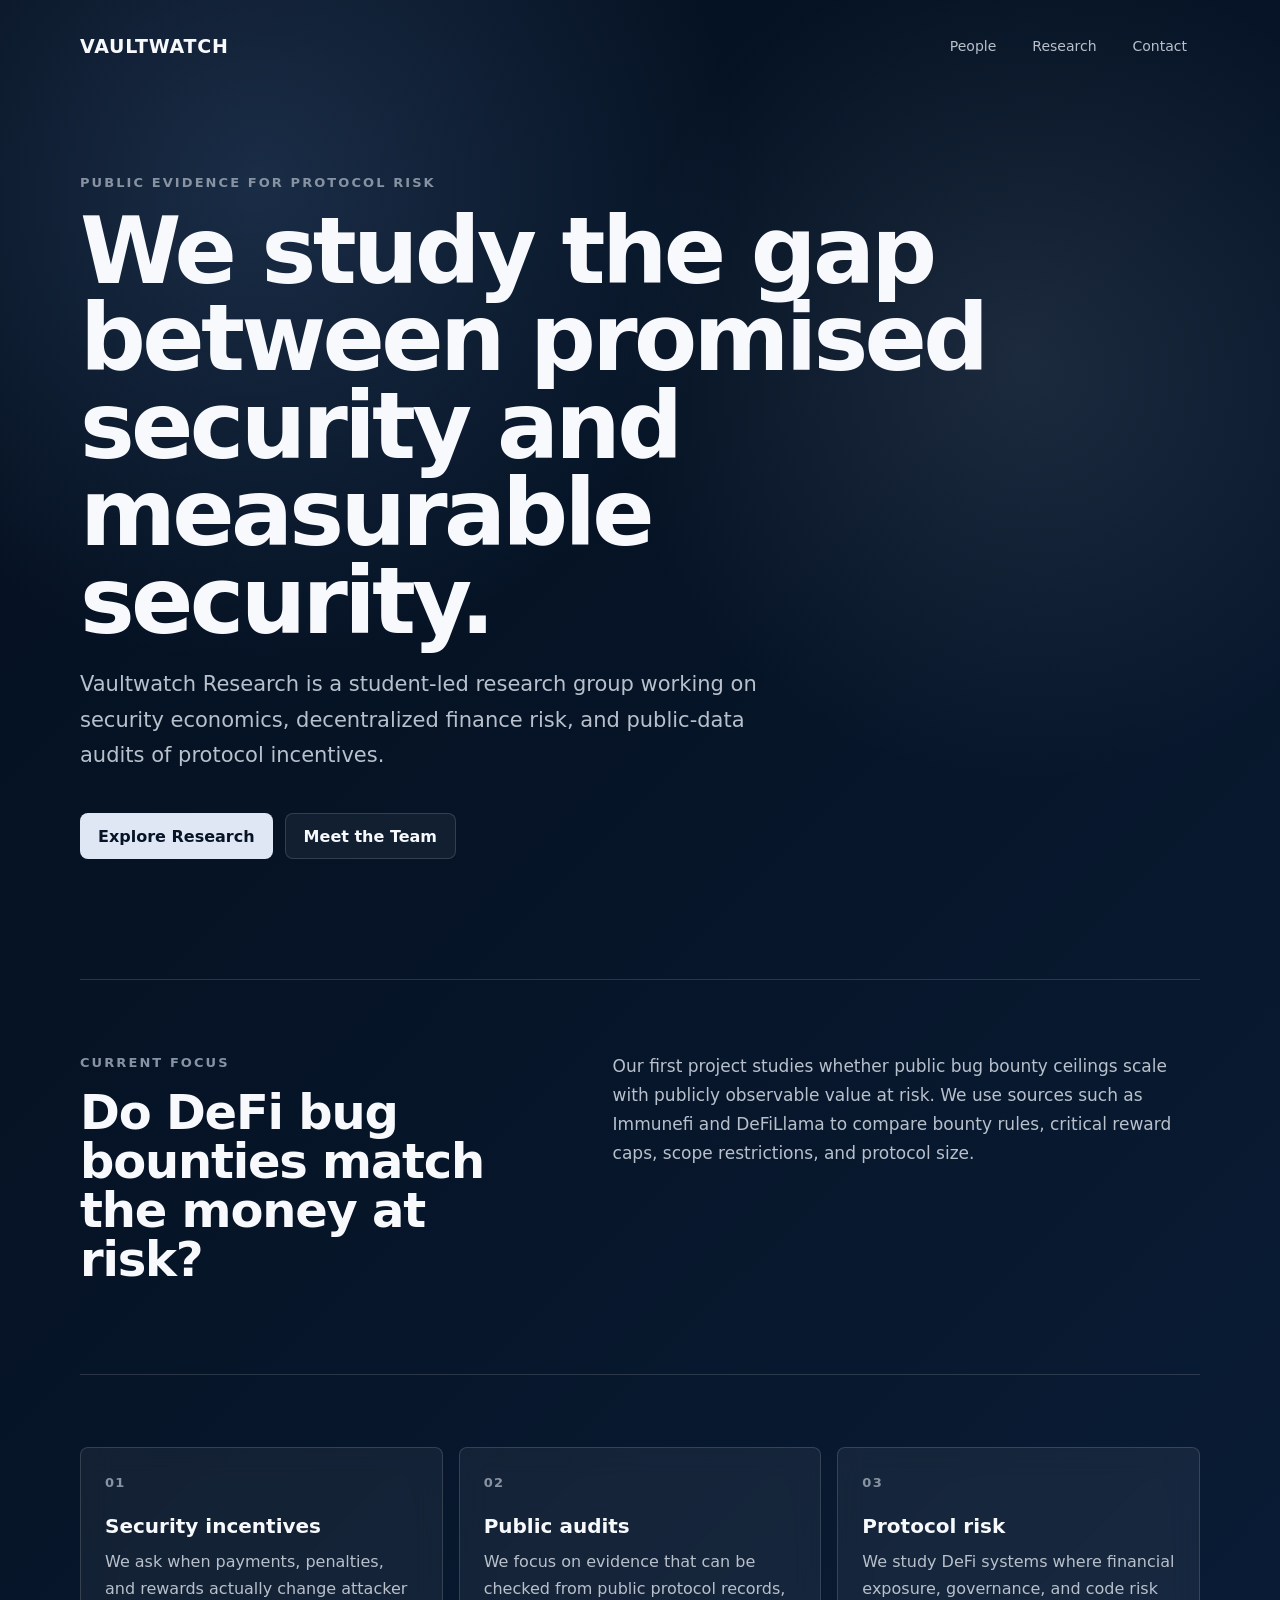
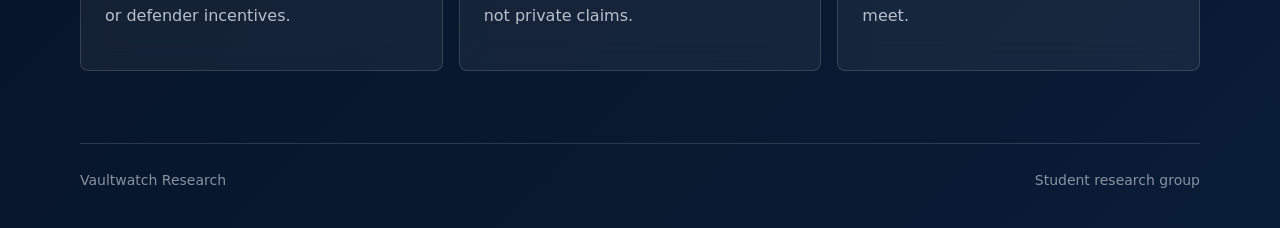
<file: index.html>
<!doctype html>
<html lang="en">
  <head>
    <meta charset="utf-8">
    <meta name="viewport" content="width=device-width, initial-scale=1">
    <title>Vaultwatch Research</title>
    <meta name="description" content="Vaultwatch Research is a student research group studying protocol risk, security incentives, and public evidence in decentralized finance.">
    <link rel="stylesheet" href="assets/css/style.css">
  </head>
  <body>
    <canvas id="starfield" aria-hidden="true"></canvas>
    <header class="site-header">
      <a class="brand" href="index.html">Vaultwatch</a>
      <nav class="nav" aria-label="Main navigation">
        <a href="people.html">People</a>
        <a href="research.html">Research</a>
        <a href="contact.html">Contact</a>
      </nav>
    </header>

    <main>
      <section class="hero">
        <p class="eyebrow">Public evidence for protocol risk</p>
        <h1>We study the gap between promised security and measurable security.</h1>
        <p class="hero-copy">
          Vaultwatch Research is a student-led research group working on security
          economics, decentralized finance risk, and public-data audits of
          protocol incentives.
        </p>
        <div class="hero-actions">
          <a class="button primary" href="research.html">Explore Research</a>
          <a class="button secondary" href="people.html">Meet the Team</a>
        </div>
      </section>

      <section class="section grid-two">
        <div>
          <p class="eyebrow">Current focus</p>
          <h2>Do DeFi bug bounties match the money at risk?</h2>
        </div>
        <p>
          Our first project studies whether public bug bounty ceilings scale
          with publicly observable value at risk. We use sources such as
          Immunefi and DeFiLlama to compare bounty rules, critical reward caps,
          scope restrictions, and protocol size.
        </p>
      </section>

      <section class="section cards">
        <article class="card">
          <span>01</span>
          <h3>Security incentives</h3>
          <p>We ask when payments, penalties, and rewards actually change attacker or defender incentives.</p>
        </article>
        <article class="card">
          <span>02</span>
          <h3>Public audits</h3>
          <p>We focus on evidence that can be checked from public protocol records, not private claims.</p>
        </article>
        <article class="card">
          <span>03</span>
          <h3>Protocol risk</h3>
          <p>We study DeFi systems where financial exposure, governance, and code risk meet.</p>
        </article>
      </section>
    </main>

    <footer class="footer">
      <span>Vaultwatch Research</span>
      <span>Student research group</span>
    </footer>

    <script src="assets/js/starfield.js"></script>
  </body>
</html>
</file>
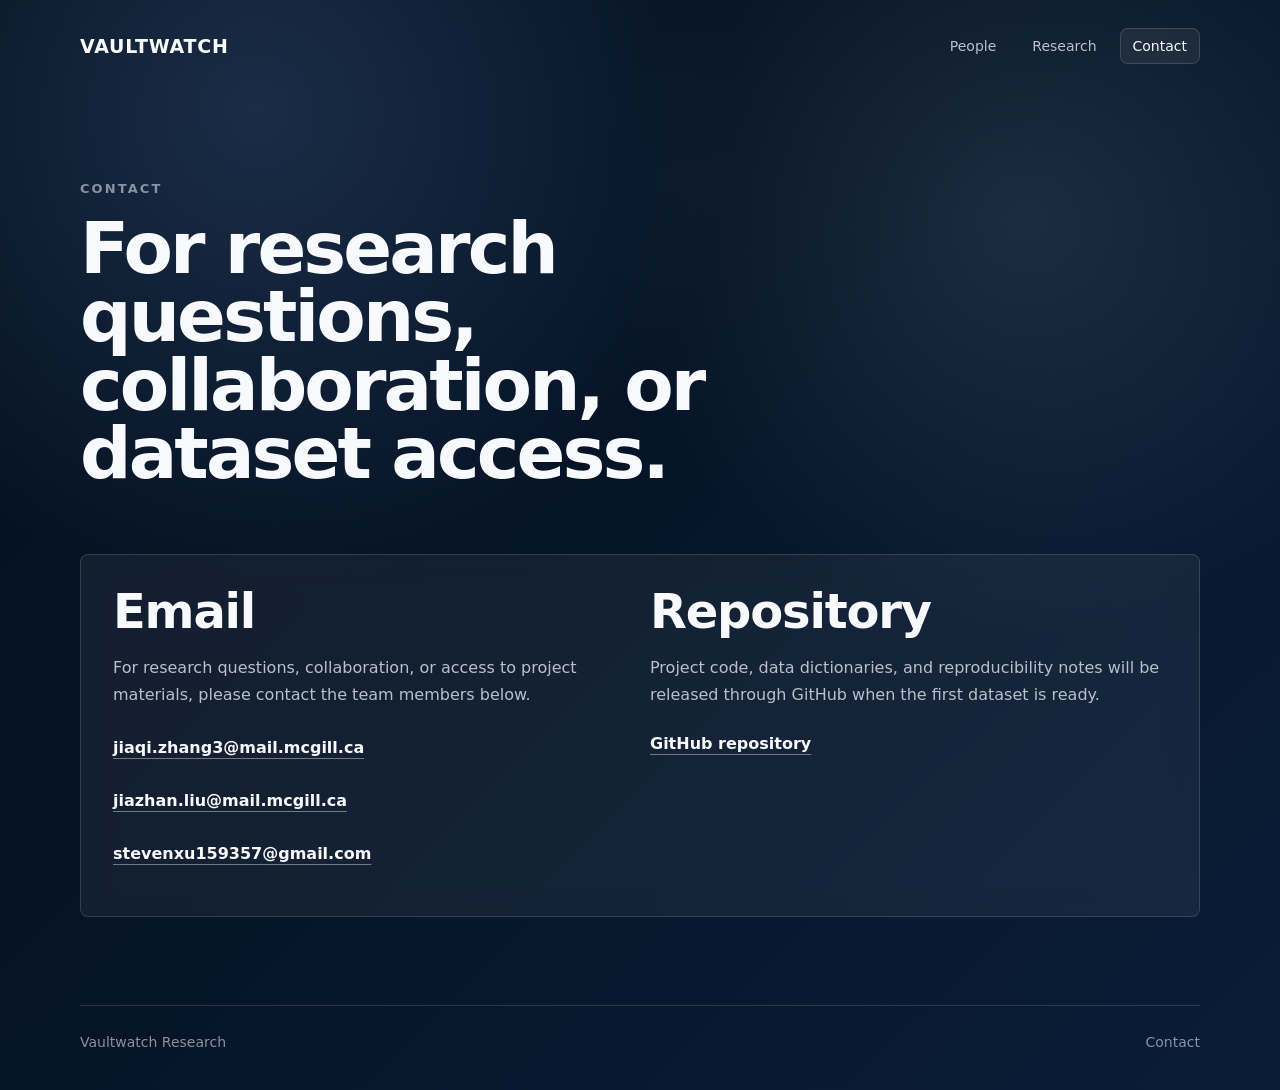
<file: contact.html>
<!doctype html>
<html lang="en">
  <head>
    <meta charset="utf-8">
    <meta name="viewport" content="width=device-width, initial-scale=1">
    <title>Contact | Vaultwatch Research</title>
    <meta name="description" content="Contact Vaultwatch Research.">
    <link rel="stylesheet" href="assets/css/style.css">
  </head>

  <body>
    <canvas id="starfield" aria-hidden="true"></canvas>

    <header class="site-header">
      <a class="brand" href="index.html">Vaultwatch</a>

      <nav class="nav" aria-label="Main navigation">
        <a href="people.html">People</a>
        <a href="research.html">Research</a>
        <a class="active" href="contact.html">Contact</a>
      </nav>
    </header>

    <main>
      <section class="page-title">
        <p class="eyebrow">Contact</p>
        <h1>For research questions, collaboration, or dataset access.</h1>
      </section>

      <section class="contact-panel">
        <div>
          <h2>Email</h2>

          <p>
            For research questions, collaboration, or access to project
            materials, please contact the team members below.
          </p>

          <p>
            <a class="contact-link" href="mailto:jiaqi.zhang3@mail.mcgill.ca">
              jiaqi.zhang3@mail.mcgill.ca
            </a>
          </p>

          <p>
            <a class="contact-link" href="mailto:jiazhan.liu@mail.mcgill.ca">
              jiazhan.liu@mail.mcgill.ca
            </a>
          </p>

          <p>
            <a class="contact-link" href="mailto:stevenxu159357@gmail.com">
              stevenxu159357@gmail.com
            </a>
          </p>
        </div>

        <div>
          <h2>Repository</h2>

          <p>
            Project code, data dictionaries, and reproducibility notes will be
            released through GitHub when the first dataset is ready.
          </p>

          <a class="contact-link" href="https://github.com/Knarf-Z/Vaultwatch-team" target="_blank" rel="noreferrer">
            GitHub repository
          </a>
        </div>
      </section>
    </main>

    <footer class="footer">
      <span>Vaultwatch Research</span>
      <span>Contact</span>
    </footer>

    <script src="assets/js/starfield.js"></script>
  </body>
</html>
</file>
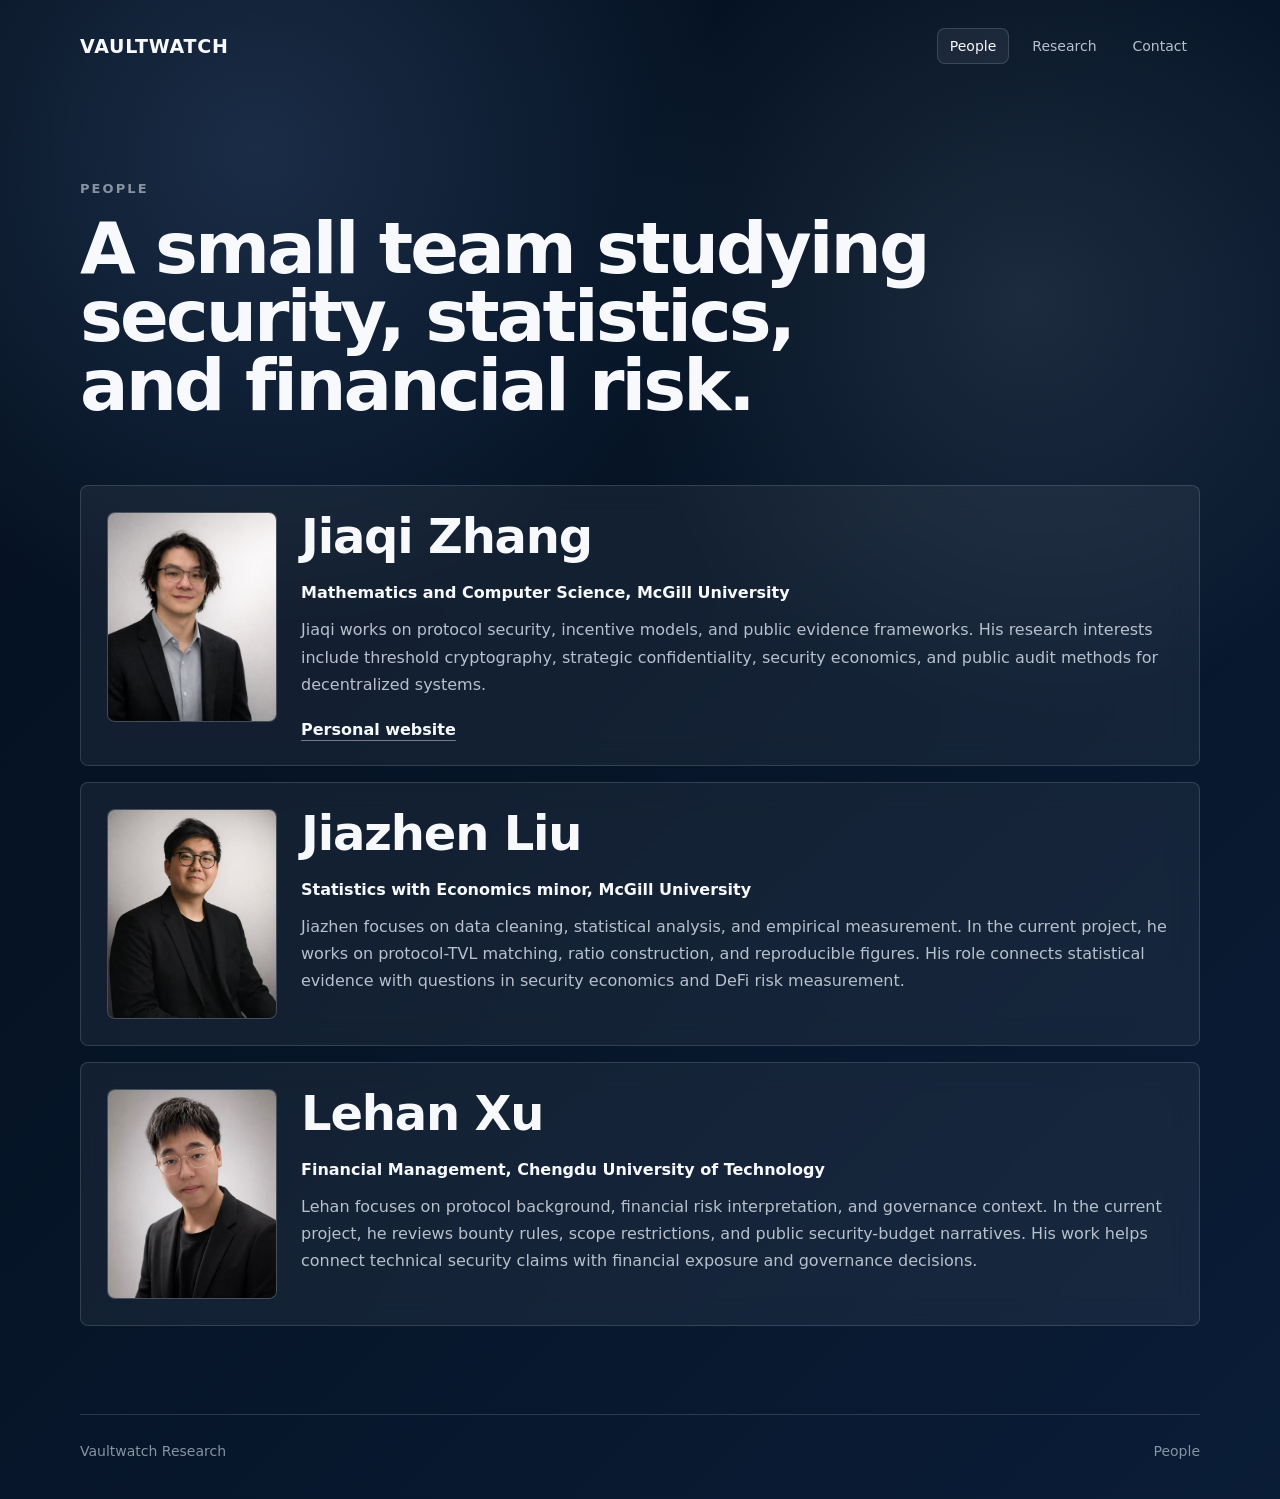
<file: people.html>
<!doctype html>
<html lang="en">
  <head>
    <meta charset="utf-8">
    <meta name="viewport" content="width=device-width, initial-scale=1">
    <title>People | Vaultwatch Research</title>
    <meta name="description" content="People at Vaultwatch Research.">
    <link rel="stylesheet" href="assets/css/style.css">
  </head>

  <body>
    <canvas id="starfield" aria-hidden="true"></canvas>

    <header class="site-header">
      <a class="brand" href="index.html">Vaultwatch</a>

      <nav class="nav" aria-label="Main navigation">
        <a class="active" href="people.html">People</a>
        <a href="research.html">Research</a>
        <a href="contact.html">Contact</a>
      </nav>
    </header>

    <main>
      <section class="page-title">
        <p class="eyebrow">People</p>
        <h1>A small team studying security, statistics, and financial risk.</h1>
      </section>

      <section class="people-list">
        <article class="person">
          <img class="portrait" src="jiaqi-zhang.jpg" alt="Jiaqi Zhang">

          <div>
            <h2>Jiaqi Zhang</h2>
            <p class="role">Mathematics and Computer Science, McGill University</p>

            <p>
              Jiaqi works on protocol security, incentive models, and public
              evidence frameworks. His research interests include threshold
              cryptography, strategic confidentiality, security economics, and
              public audit methods for decentralized systems.
            </p>

            <a class="profile-link" href="https://knarf-z.github.io/jiaqi-zhang.github.io/" target="_blank" rel="noreferrer">
              Personal website
            </a>
          </div>
        </article>

        <article class="person">
          <img class="portrait" src="jiazhen-liu.jpg" alt="Jiazhen Liu">

          <div>
            <h2>Jiazhen Liu</h2>
            <p class="role">Statistics with Economics minor, McGill University</p>

            <p>
              Jiazhen focuses on data cleaning, statistical analysis, and
              empirical measurement. In the current project, he works on
              protocol-TVL matching, ratio construction, and reproducible
              figures. His role connects statistical evidence with questions in
              security economics and DeFi risk measurement.
            </p>
          </div>
        </article>

        <article class="person">
          <img class="portrait" src="Lehan-Xu.jpg" alt="Lehan Xu">

          <div>
            <h2>Lehan Xu</h2>
            <p class="role">Financial Management, Chengdu University of Technology</p>

            <p>
              Lehan focuses on protocol background, financial risk
              interpretation, and governance context. In the current project,
              he reviews bounty rules, scope restrictions, and public
              security-budget narratives. His work helps connect technical
              security claims with financial exposure and governance decisions.
            </p>
          </div>
        </article>
      </section>
    </main>

    
    <footer class="footer">
      <span>Vaultwatch Research</span>
      <span>People</span>
    </footer>

    <script src="assets/js/starfield.js"></script>
  </body>
</html>
</file>
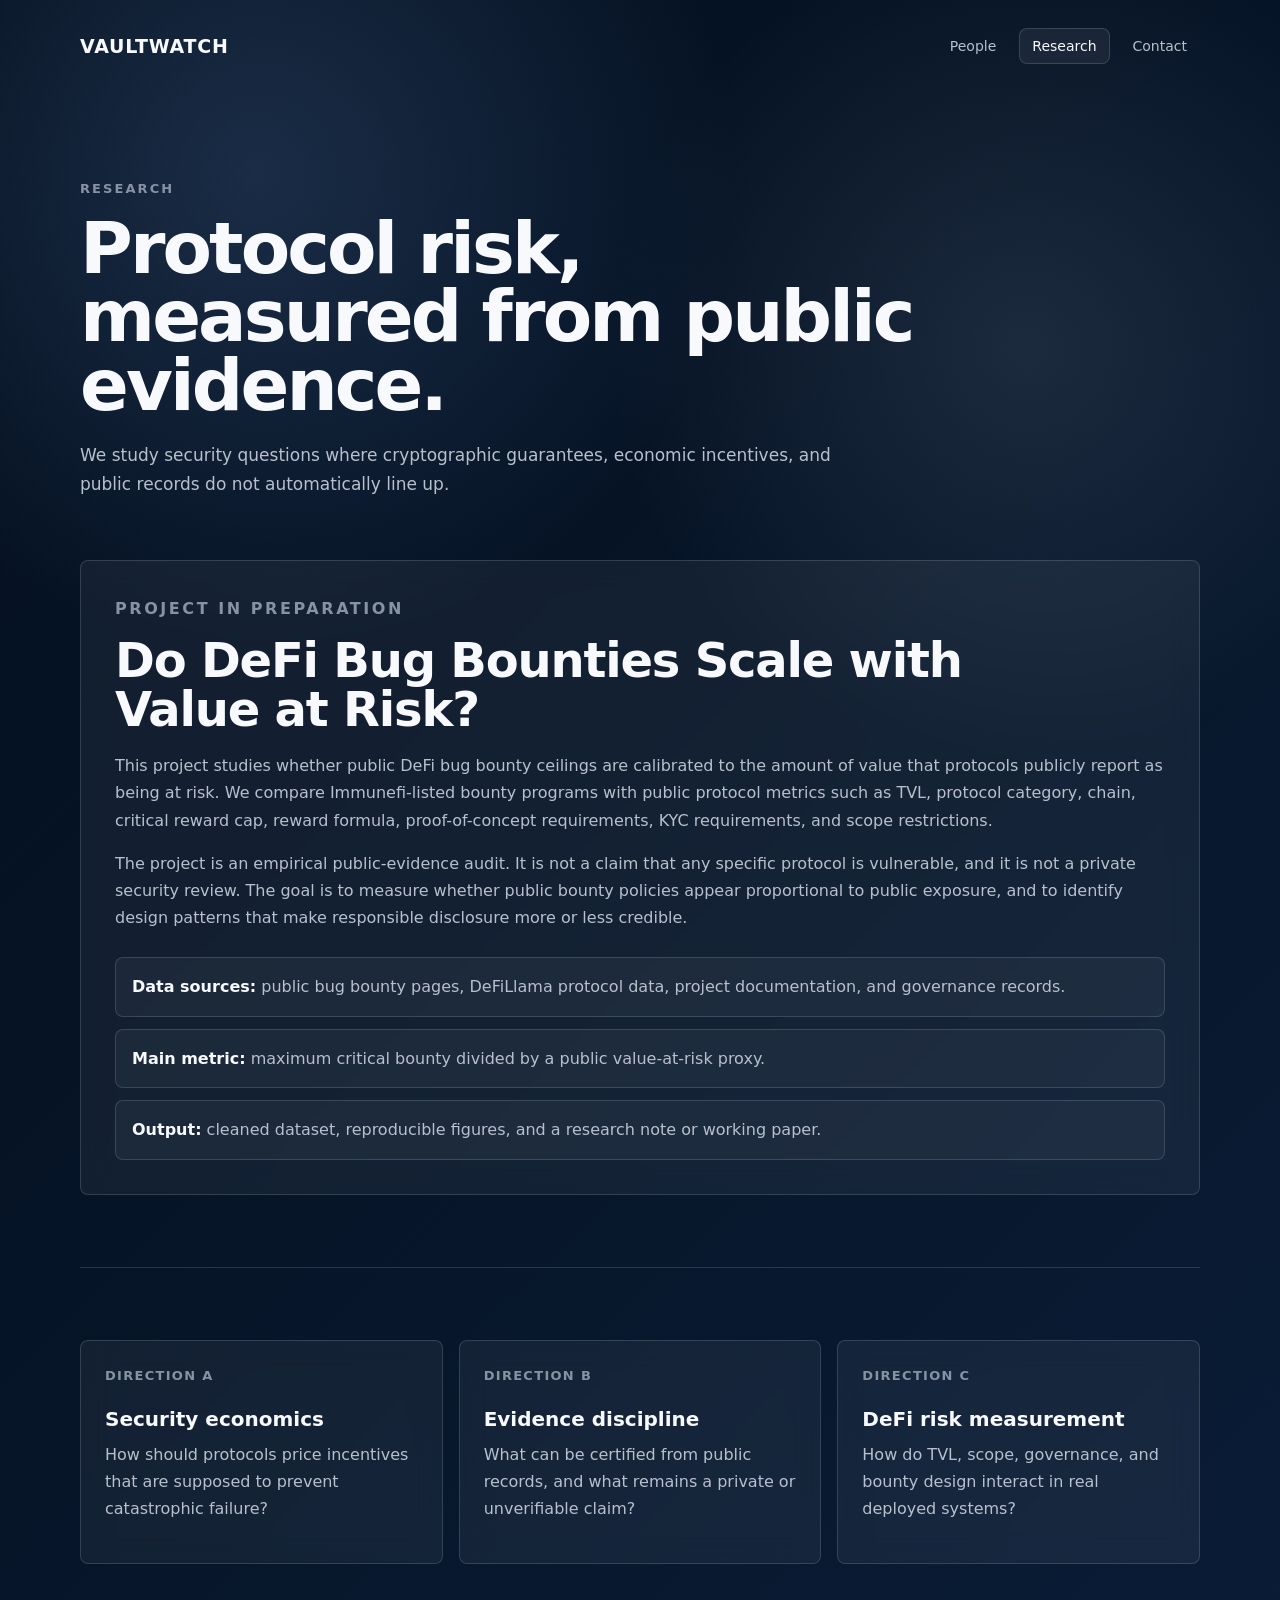
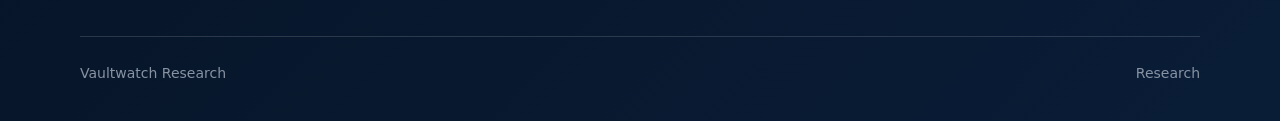
<file: research.html>
<!doctype html>
<html lang="en">
  <head>
    <meta charset="utf-8">
    <meta name="viewport" content="width=device-width, initial-scale=1">
    <title>Research | Vaultwatch Research</title>
    <meta name="description" content="Research directions and projects at Vaultwatch Research.">
    <link rel="stylesheet" href="assets/css/style.css">
  </head>
  <body>
    <canvas id="starfield" aria-hidden="true"></canvas>

    <header class="site-header">
      <a class="brand" href="index.html">Vaultwatch</a>
      <nav class="nav" aria-label="Main navigation">
        <a href="people.html">People</a>
        <a class="active" href="research.html">Research</a>
        <a href="contact.html">Contact</a>
      </nav>
    </header>

    <main>
      <section class="page-title">
        <p class="eyebrow">Research</p>
        <h1>Protocol risk, measured from public evidence.</h1>
        <p>
          We study security questions where cryptographic guarantees, economic
          incentives, and public records do not automatically line up.
        </p>
      </section>

      <section class="research-block">
        <p class="eyebrow">Project in preparation</p>
        <h2>Do DeFi Bug Bounties Scale with Value at Risk?</h2>
        <p>
          This project studies whether public DeFi bug bounty ceilings are
          calibrated to the amount of value that protocols publicly report as
          being at risk. We compare Immunefi-listed bounty programs with public
          protocol metrics such as TVL, protocol category, chain, critical
          reward cap, reward formula, proof-of-concept requirements, KYC
          requirements, and scope restrictions.
        </p>
        <p>
          The project is an empirical public-evidence audit. It is not a claim
          that any specific protocol is vulnerable, and it is not a private
          security review. The goal is to measure whether public bounty policies
          appear proportional to public exposure, and to identify design patterns
          that make responsible disclosure more or less credible.
        </p>
        <ul class="clean-list">
          <li><strong>Data sources:</strong> public bug bounty pages, DeFiLlama protocol data, project documentation, and governance records.</li>
          <li><strong>Main metric:</strong> maximum critical bounty divided by a public value-at-risk proxy.</li>
          <li><strong>Output:</strong> cleaned dataset, reproducible figures, and a research note or working paper.</li>
        </ul>
      </section>

      <section class="section cards">
        <article class="card">
          <span>Direction A</span>
          <h3>Security economics</h3>
          <p>
            How should protocols price incentives that are supposed to prevent
            catastrophic failure?
          </p>
        </article>

        <article class="card">
          <span>Direction B</span>
          <h3>Evidence discipline</h3>
          <p>
            What can be certified from public records, and what remains a
            private or unverifiable claim?
          </p>
        </article>

        <article class="card">
          <span>Direction C</span>
          <h3>DeFi risk measurement</h3>
          <p>
            How do TVL, scope, governance, and bounty design interact in real
            deployed systems?
          </p>
        </article>
      </section>
    </main>

    <footer class="footer">
      <span>Vaultwatch Research</span>
      <span>Research</span>
    </footer>

    <script src="assets/js/starfield.js"></script>
  </body>
</html>
</file>
<file: assets/css/style.css>
:root {
  --bg: #061427;
  --bg-2: #0a1d37;
  --text: #f7f9fc;
  --muted: #b8c0cc;
  --soft: #8792a2;
  --line: rgba(255, 255, 255, 0.14);
  --panel: rgba(255, 255, 255, 0.055);
  --panel-strong: rgba(255, 255, 255, 0.09);
  --accent: #dfe7f4;
}

* {
  box-sizing: border-box;
}

html {
  min-height: 100%;
  background: var(--bg);
}

body {
  min-height: 100vh;
  margin: 0;
  color: var(--text);
  font-family: Inter, ui-sans-serif, system-ui, -apple-system, BlinkMacSystemFont, "Segoe UI", sans-serif;
  background:
    radial-gradient(circle at 20% 10%, rgba(80, 116, 166, 0.28), transparent 30rem),
    radial-gradient(circle at 80% 20%, rgba(164, 178, 201, 0.14), transparent 26rem),
    linear-gradient(135deg, #05101f 0%, #061427 45%, #0a1d37 100%);
  overflow-x: hidden;
}

a {
  color: inherit;
}

#starfield {
  position: fixed;
  inset: 0;
  z-index: -1;
  width: 100%;
  height: 100%;
}

.site-header {
  display: flex;
  align-items: center;
  justify-content: space-between;
  width: min(1120px, calc(100% - 40px));
  margin: 0 auto;
  padding: 28px 0;
}

.brand {
  text-decoration: none;
  font-size: 19px;
  font-weight: 750;
  letter-spacing: 0.04em;
  text-transform: uppercase;
}

.nav {
  display: flex;
  align-items: center;
  gap: 10px;
}

.nav a {
  padding: 9px 12px;
  color: var(--muted);
  text-decoration: none;
  border: 1px solid transparent;
  border-radius: 8px;
  font-size: 14px;
}

.nav a:hover,
.nav a.active {
  color: var(--text);
  border-color: var(--line);
  background: rgba(255, 255, 255, 0.06);
}

main {
  width: min(1120px, calc(100% - 40px));
  margin: 0 auto;
}

.hero {
  min-height: 72vh;
  display: grid;
  align-content: center;
  padding: 80px 0 120px;
}

.eyebrow {
  margin: 0 0 14px;
  color: var(--soft);
  font-size: 13px;
  font-weight: 700;
  letter-spacing: 0.16em;
  text-transform: uppercase;
}

h1,
h2,
h3,
p {
  margin-top: 0;
}

h1 {
  max-width: 920px;
  margin-bottom: 22px;
  font-size: clamp(44px, 8vw, 92px);
  line-height: 0.95;
  letter-spacing: -0.04em;
}

h2 {
  margin-bottom: 18px;
  font-size: clamp(28px, 4vw, 48px);
  line-height: 1.02;
  letter-spacing: -0.025em;
}

h3 {
  margin-bottom: 10px;
  font-size: 20px;
}

p {
  color: var(--muted);
  font-size: 17px;
  line-height: 1.7;
}

.hero-copy {
  max-width: 720px;
  font-size: 21px;
}

.hero-actions {
  display: flex;
  gap: 12px;
  flex-wrap: wrap;
  margin-top: 18px;
}

.button {
  display: inline-flex;
  align-items: center;
  justify-content: center;
  min-height: 46px;
  padding: 0 18px;
  border-radius: 8px;
  text-decoration: none;
  font-weight: 700;
}

.button.primary {
  color: #071427;
  background: var(--accent);
}

.button.secondary {
  border: 1px solid var(--line);
  color: var(--text);
  background: rgba(255, 255, 255, 0.05);
}

.section {
  padding: 72px 0;
  border-top: 1px solid var(--line);
}

.grid-two {
  display: grid;
  grid-template-columns: minmax(0, 0.9fr) minmax(0, 1.1fr);
  gap: 52px;
  align-items: start;
}

.cards {
  display: grid;
  grid-template-columns: repeat(3, minmax(0, 1fr));
  gap: 16px;
}

.card,
.person,
.research-block,
.contact-panel {
  border: 1px solid var(--line);
  border-radius: 8px;
  background: var(--panel);
  backdrop-filter: blur(14px);
}

.card {
  padding: 24px;
}

.card span {
  display: inline-block;
  margin-bottom: 24px;
  color: var(--soft);
  font-size: 13px;
  font-weight: 800;
  letter-spacing: 0.1em;
  text-transform: uppercase;
}

.card p,
.person p,
.research-block p,
.contact-panel p {
  font-size: 16px;
}

.page-title {
  padding: 86px 0 44px;
}

.page-title h1 {
  max-width: 860px;
  font-size: clamp(40px, 6vw, 72px);
}

.page-title p:not(.eyebrow) {
  max-width: 780px;
}

.people-list {
  display: grid;
  gap: 16px;
  padding-bottom: 88px;
}

.person {
  display: grid;
  grid-template-columns: 170px 1fr;
  gap: 24px;
  padding: 26px;
  align-items: start;
}

.portrait {
  width: 170px;
  height: 210px;
  display: block;
  object-fit: cover;
  object-position: center;
  border: 1px solid var(--line);
  border-radius: 8px;
  background: rgba(255, 255, 255, 0.08);
  filter: saturate(0.95) contrast(1.02);
}

.role {
  margin-bottom: 10px;
  color: var(--text);
  font-weight: 700;
}

.profile-link {
  display: inline-flex;
  margin-top: 6px;
  color: var(--text);
  font-weight: 800;
  text-decoration-color: rgba(255, 255, 255, 0.42);
  text-underline-offset: 5px;
}

.research-block {
  padding: 34px;
  margin-bottom: 72px;
}

.research-block h2 {
  max-width: 900px;
}

.clean-list {
  display: grid;
  gap: 12px;
  margin: 26px 0 0;
  padding: 0;
  list-style: none;
}

.clean-list li {
  padding: 16px;
  border: 1px solid var(--line);
  border-radius: 8px;
  color: var(--muted);
  background: rgba(255, 255, 255, 0.04);
  line-height: 1.6;
}

.clean-list strong {
  color: var(--text);
}

.contact-panel {
  display: grid;
  grid-template-columns: 1fr 1fr;
  gap: 20px;
  padding: 32px;
  margin-bottom: 88px;
}

.contact-link {
  display: inline-flex;
  margin-top: 10px;
  color: var(--text);
  font-weight: 800;
  text-decoration-color: rgba(255, 255, 255, 0.4);
  text-underline-offset: 5px;
}

.footer {
  display: flex;
  justify-content: space-between;
  width: min(1120px, calc(100% - 40px));
  margin: 0 auto;
  padding: 28px 0 40px;
  border-top: 1px solid var(--line);
  color: var(--soft);
  font-size: 14px;
}

@media (max-width: 760px) {
  .site-header,
  .footer,
  .contact-panel {
    flex-direction: column;
    align-items: flex-start;
  }

  .site-header {
    gap: 16px;
  }

  .nav {
    width: 100%;
    justify-content: space-between;
  }

  .nav a {
    padding-inline: 8px;
  }

  .hero {
    min-height: auto;
    padding: 52px 0 80px;
  }

  h1 {
    font-size: 46px;
  }

  .grid-two,
  .cards,
  .contact-panel {
    grid-template-columns: 1fr;
  }

  .person {
    grid-template-columns: 1fr;
  }

  .portrait {
    width: 100%;
    max-width: 240px;
    height: 280px;
  }
}
</file>
